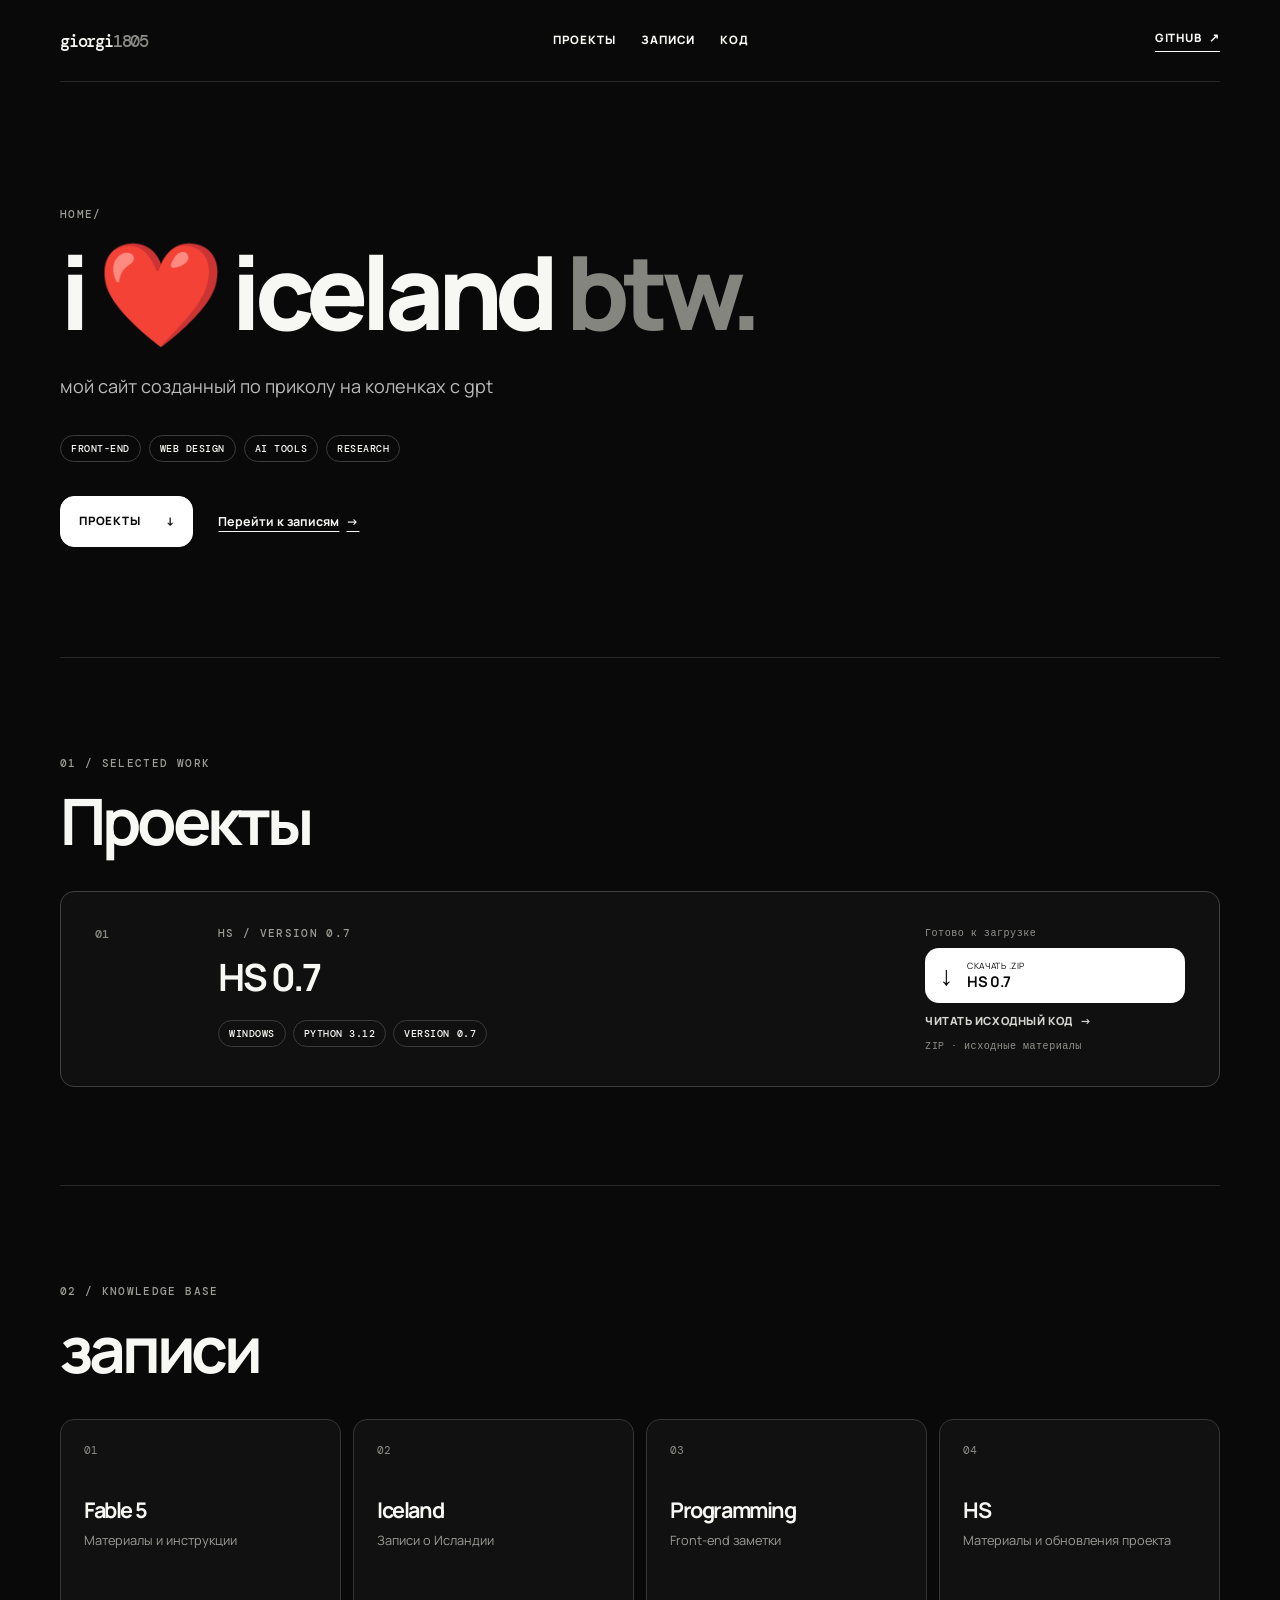
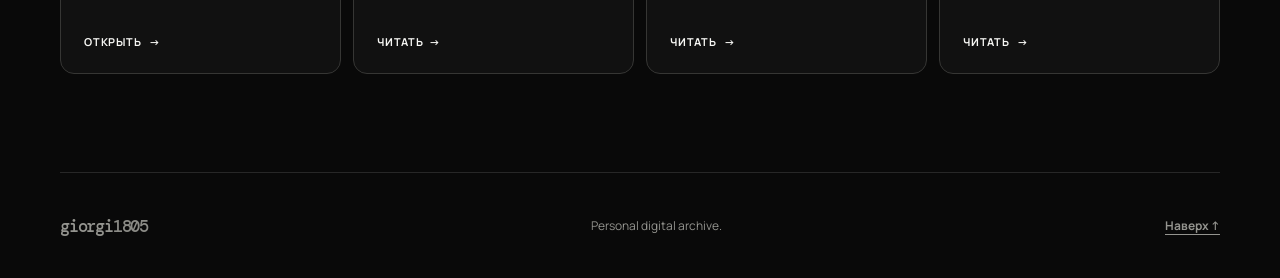
<file: index.html>
<!doctype html>
<html lang="ru">
<head>
  <meta charset="utf-8">
  <meta name="viewport" content="width=device-width, initial-scale=1">
  <meta name="description" content="giorgi1805 — проекты, заметки и эксперименты.">
  <title>giorgi1805 — portfolio</title>
  <link rel="stylesheet" href="assets/style.css">
</head>
<body>
  <header class="nav wrap">
    <a class="brand" href="#top">giorgi<span>1805</span></a>
    <nav aria-label="Навигация">
      <a href="#projects">Проекты</a>
      <a href="#notes">Записи</a><a href="source.html">Код</a>
    </nav>
    <a class="github" href="https://github.com/giorgi1805" target="_blank" rel="noreferrer">GitHub <span>↗</span></a>
  </header>

  <main id="top">
    <section class="hero wrap">
      <p class="kicker">HOME/</p>
      <h1>i ❤️ iceland <em>btw.</em></h1>
      <p class="lead">мой сайт созданный по приколу на коленках с gpt</p>
      <ul class="skills" aria-label="Навыки">
        <li>FRONT-END</li><li>WEB DESIGN</li><li>AI TOOLS</li><li>RESEARCH</li>
      </ul>
      <div class="hero-actions">
        <a class="button button--dark" href="#projects">проекты<span>↓</span></a>
        <a class="text-link" href="#notes">Перейти к записям<span>→</span></a>
      </div>
    </section>

    <section class="section wrap" id="projects">
      <div class="section-head"><div><p class="kicker">01 / SELECTED WORK</p><h2>Проекты</h2></div></div>
      <article class="feature-card">
        <div class="project-index">01</div>
        <div class="feature-content"><p class="kicker">HS / VERSION 0.7</p><h3>HS 0.7</h3><div class="chips"><span>WINDOWS</span><span>PYTHON 3.12</span><span>VERSION 0.7</span></div></div>
        <div class="download-area"><span class="download-label">Готово к загрузке</span><a class="download-button" href="HS07.zip" download><span class="download-icon">↓</span><span><small>СКАЧАТЬ .ZIP</small><strong>HS 0.7</strong></span></a><a class="project-source-link" href="source.html">Читать исходный код <span>→</span></a><small class="download-note">ZIP · исходные материалы</small></div>
      </article>
    </section>

    <section class="section wrap" id="notes">
      <div class="section-head"><div><p class="kicker">02 / KNOWLEDGE BASE</p><h2>записи</h2></div></div>
      <div class="notes-grid">
        <a class="note-card" href="reader.html?file=notes/fable_5/fable5instructions.txt&amp;title=Anthropic&amp;category=01+%2F+ANTHROPIC"><span>01</span><h3>Fable 5</h3><p>Материалы и инструкции</p><b>Открыть <i>→</i></b></a>
        <a class="note-card" href="reader.html?file=notes/iceland/iceland.txt&amp;title=Iceland&amp;category=02+%2F+ICELAND"><span>02</span><h3>Iceland</h3><p>Записи о Исландии</p><b>Читать<i>→</i></b></a>
        <a class="note-card" href="reader.html?file=notes/prog/front_end.md&amp;title=Programming&amp;category=03+%2F+PROGRAMMING"><span>03</span><h3>Programming</h3><p>Front-end заметки</p><b>Читать <i>→</i></b></a>
        <a class="note-card" href="reader.html?file=notes/hs/hs07.md&amp;title=HS&amp;category=04+%2F+HS"><span>04</span><h3>HS</h3><p>Материалы и обновления проекта</p><b>Читать <i>→</i></b></a>
      </div>
    </section>

  </main>
  <footer class="wrap"><a class="brand" href="#top">giorgi<span>1805</span></a><p>Personal digital archive.</p><a href="#top">Наверх ↑</a></footer>
  <script src="assets/app.js"></script>
</body>
</html>
</file>
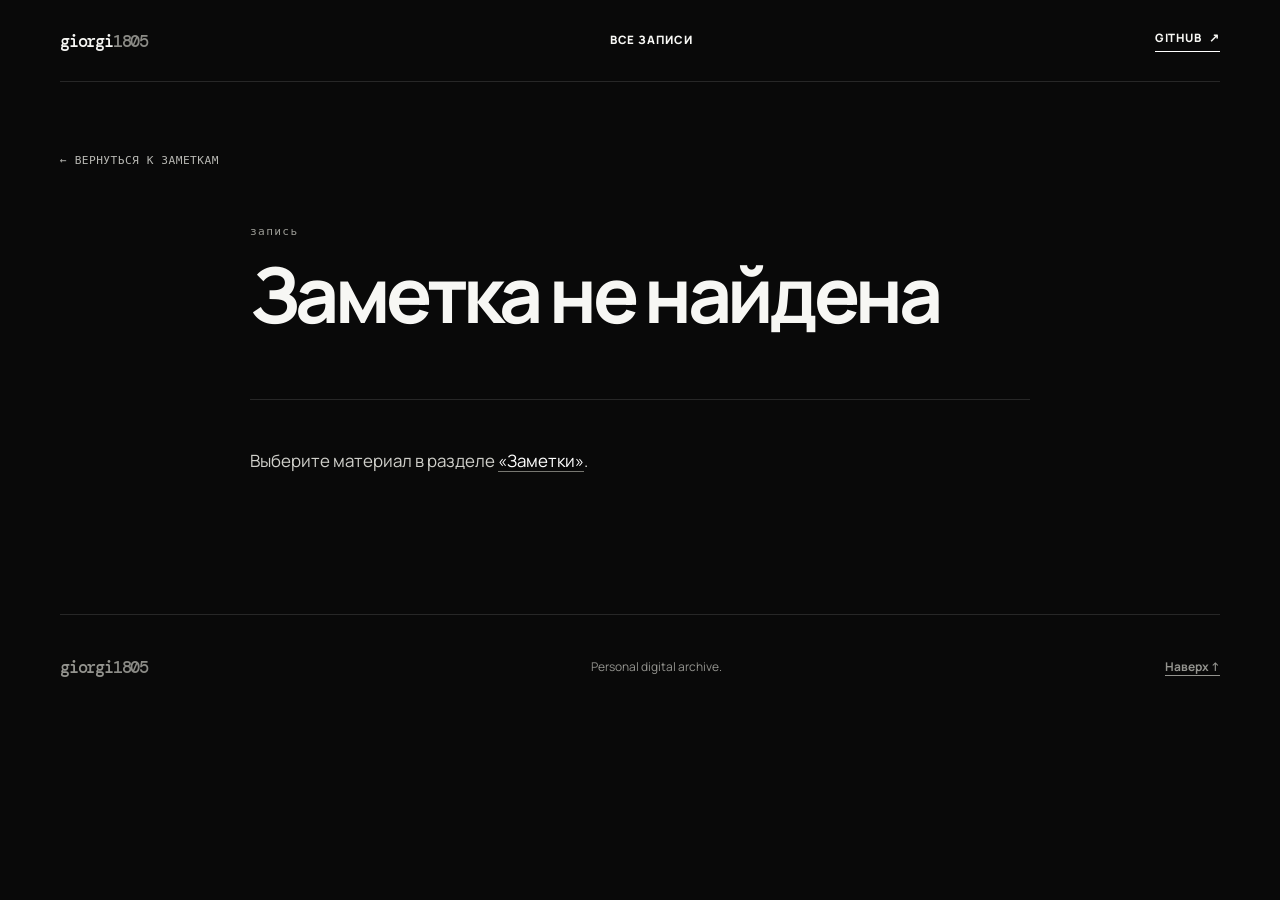
<file: reader.html>
<!doctype html>
<html lang="ru">
<head>
  <meta charset="utf-8">
  <meta name="viewport" content="width=device-width, initial-scale=1">
  <meta name="description" content="Чтение заметок giorgi1805.">
  <title>запись — giorgi1805</title>
  <link rel="stylesheet" href="assets/style.css">
</head>
<body class="reader-page">
  <header class="nav wrap">
    <a class="brand" href="index.html">giorgi<span>1805</span></a>
    <nav aria-label="Навигация">
      <a href="index.html#notes">Все записи</a>
    </nav>
    <a class="github" href="https://github.com/giorgi1805" target="_blank" rel="noreferrer">GitHub <span>↗</span></a>
  </header>

  <main class="reader wrap">
    <a class="reader-back" href="index.html#notes">← Вернуться к заметкам</a>
    <article class="reading-article">
      <header class="reading-header">
        <p class="kicker" id="reading-category">запись</p>
        <h1 id="reading-title">Загрузка…</h1>
        <p class="reading-meta" id="reading-meta"></p>
      </header>
      <div class="reading-content" id="reading-content" aria-live="polite">
        <p>Загрузка текста…</p>
      </div>
    </article>
  </main>

  <footer class="wrap"><a class="brand" href="index.html">giorgi<span>1805</span></a><p>Personal digital archive.</p><a href="#top">Наверх ↑</a></footer>
  <script src="assets/reader.js"></script>
</body>
</html>
</file>
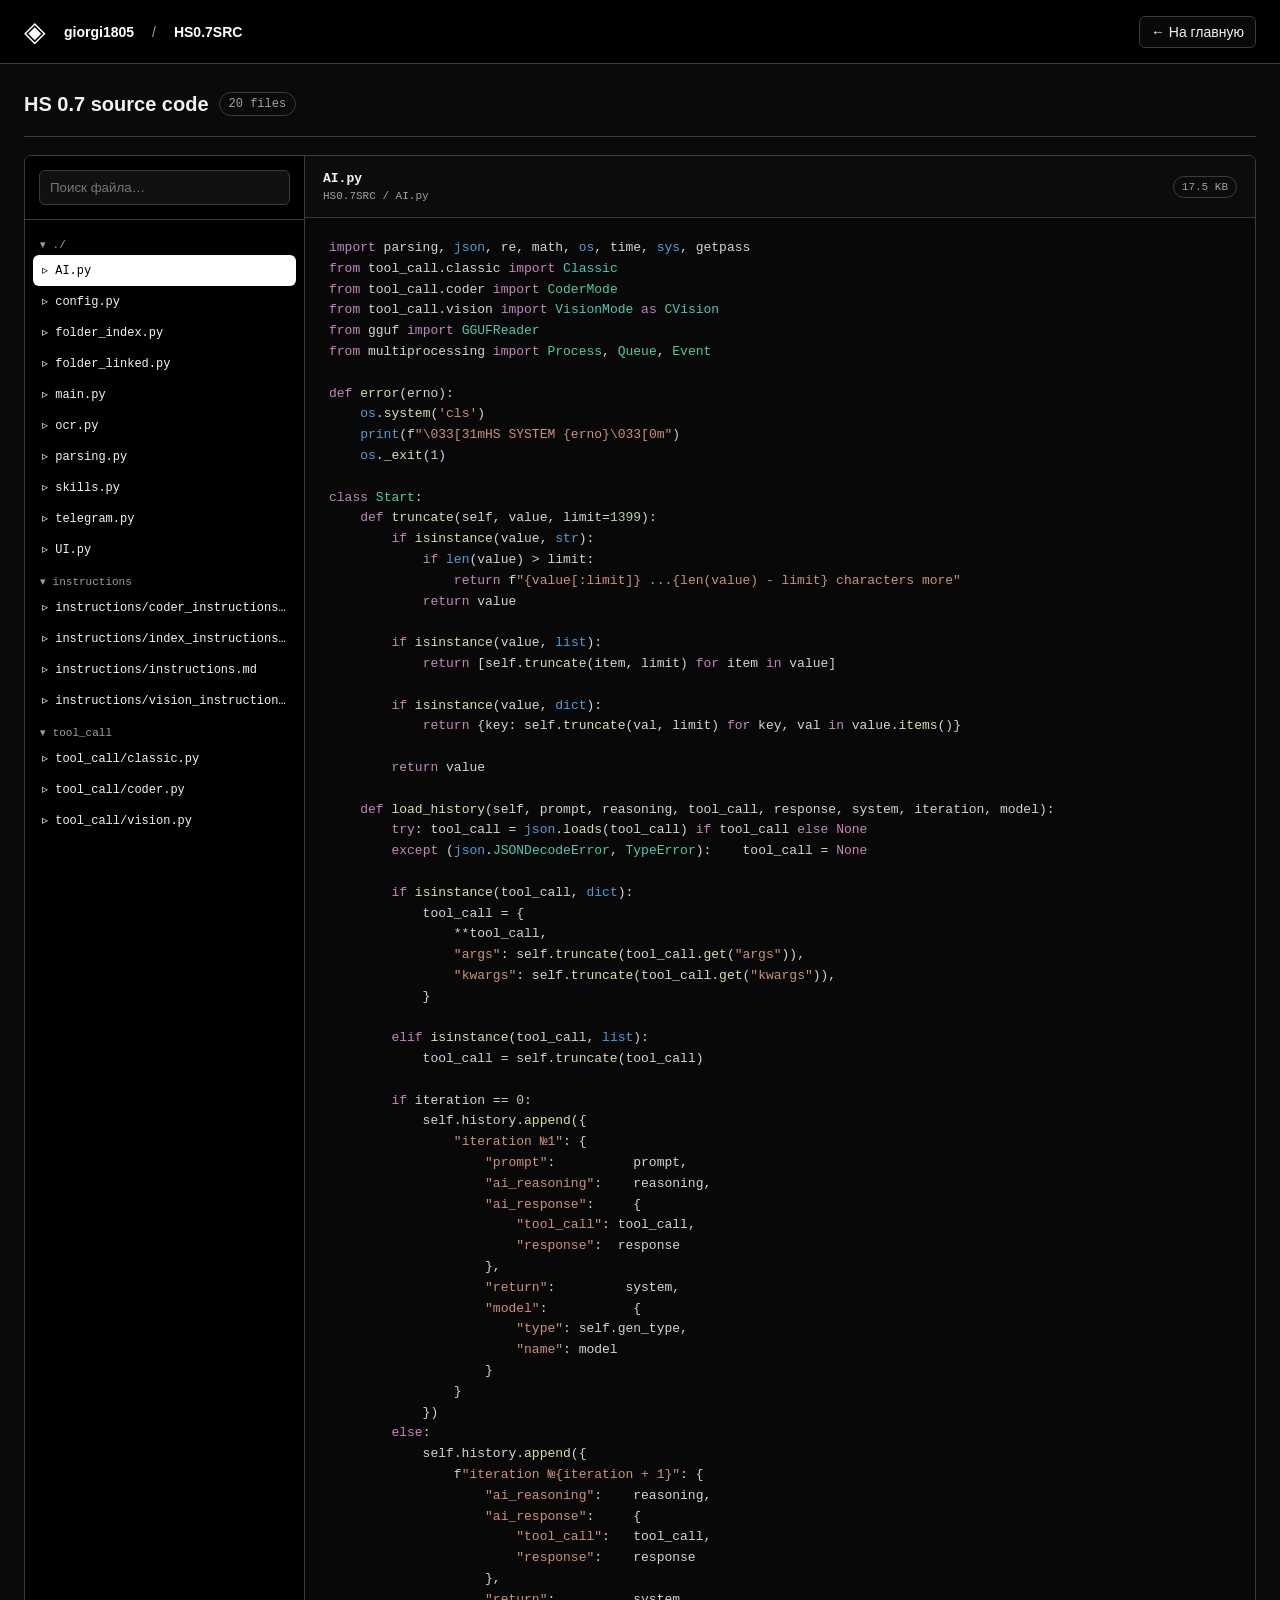
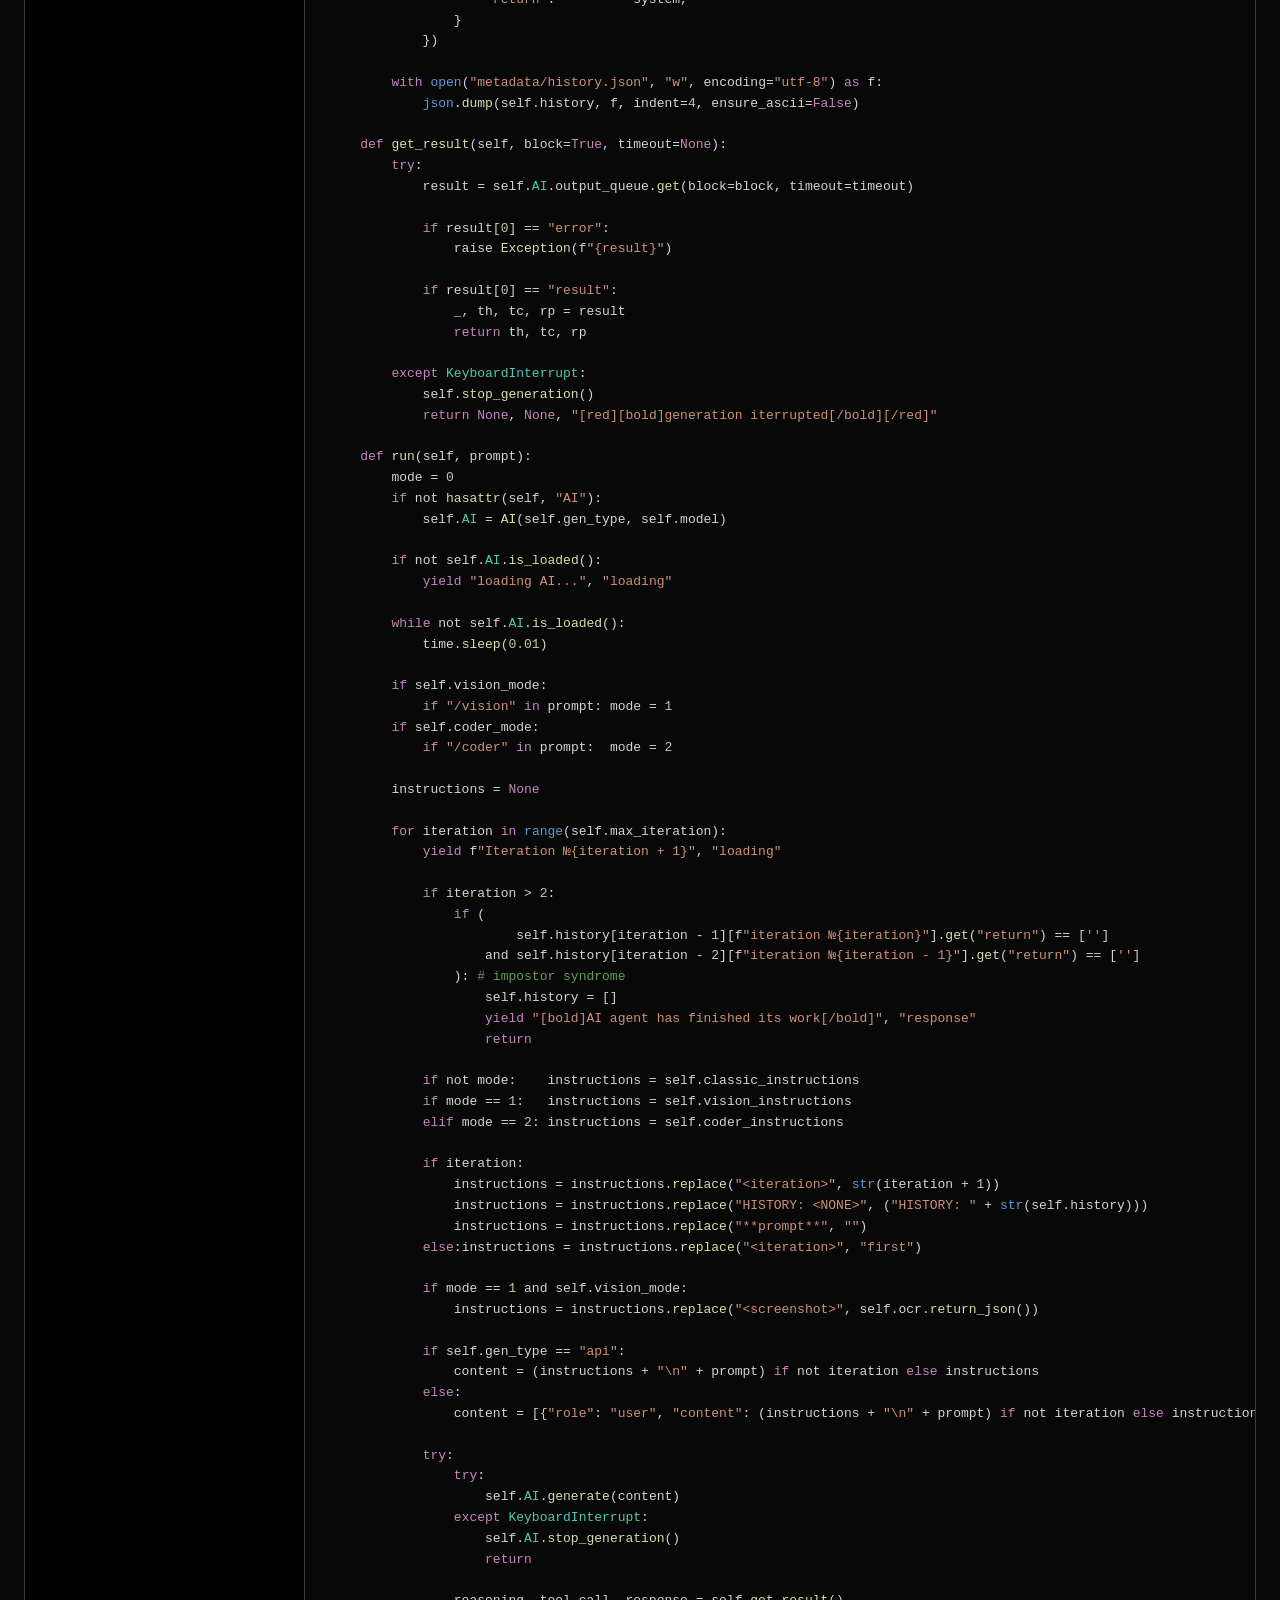
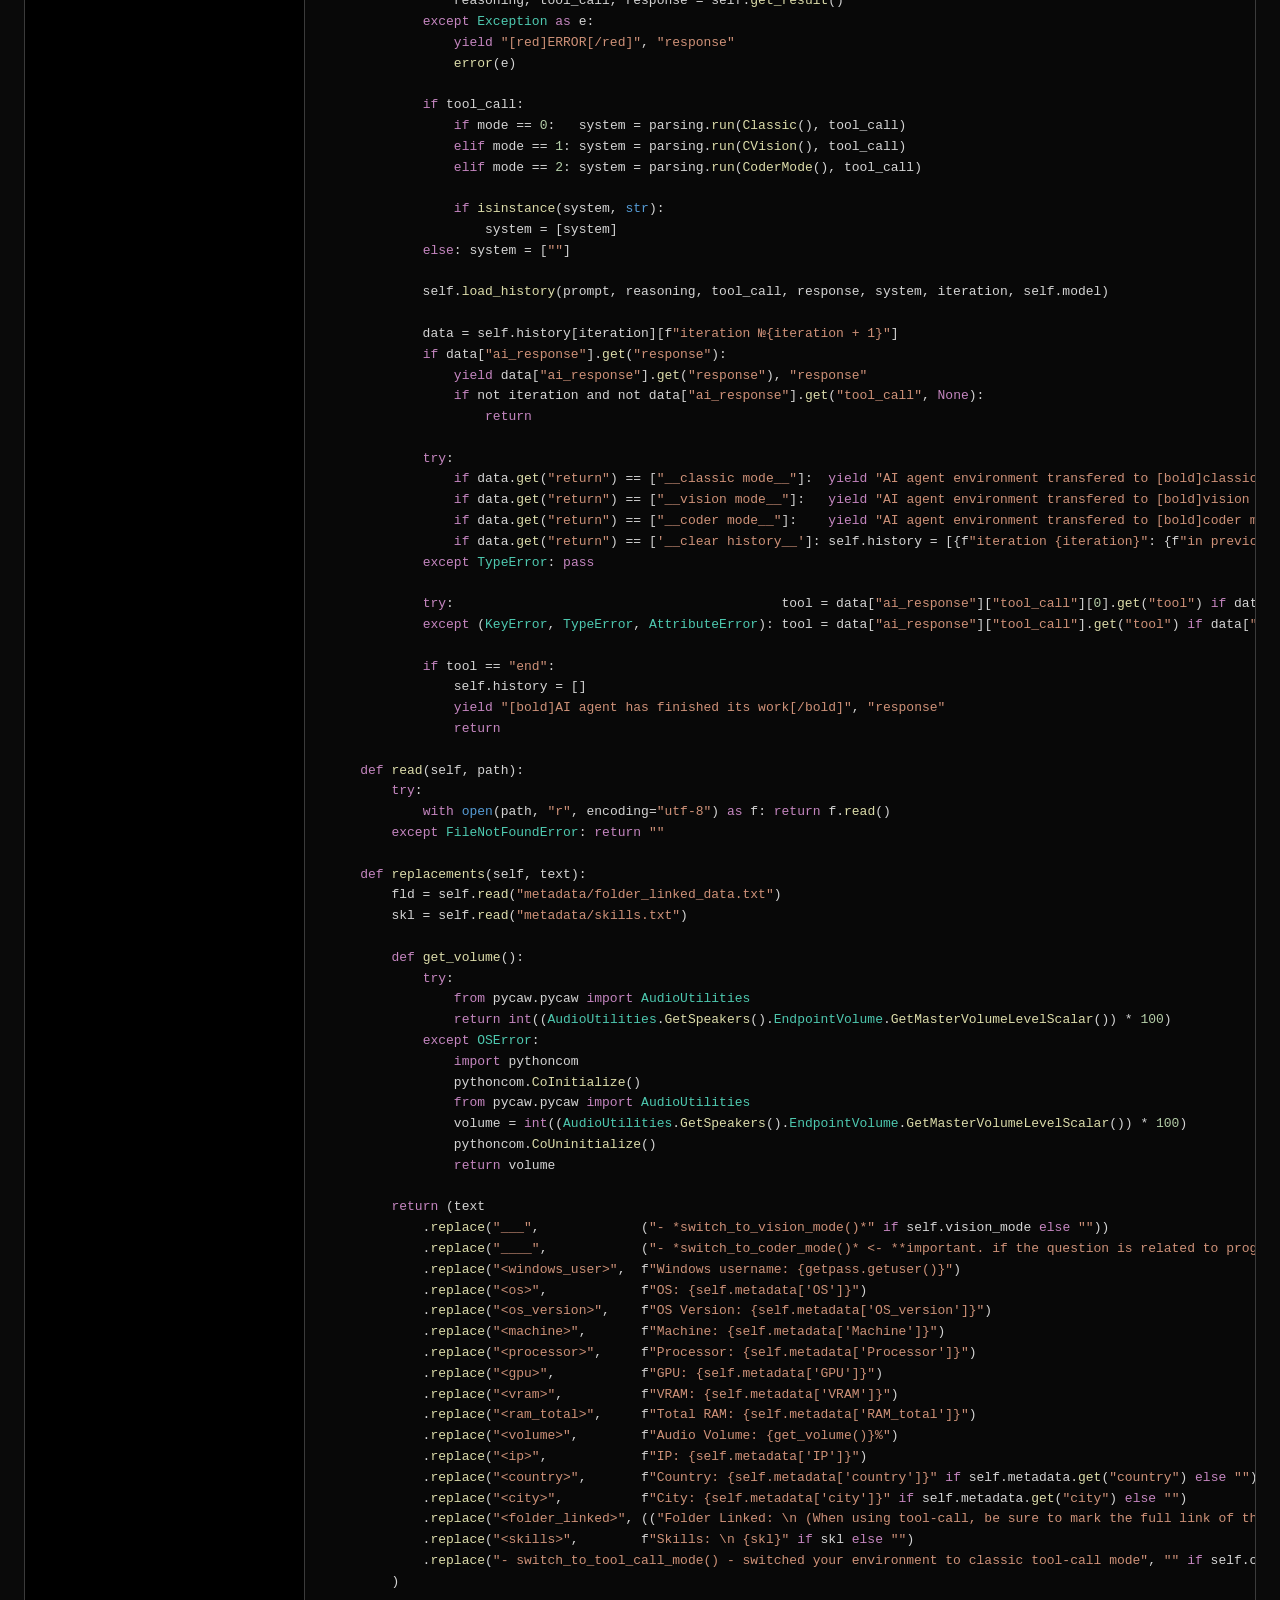
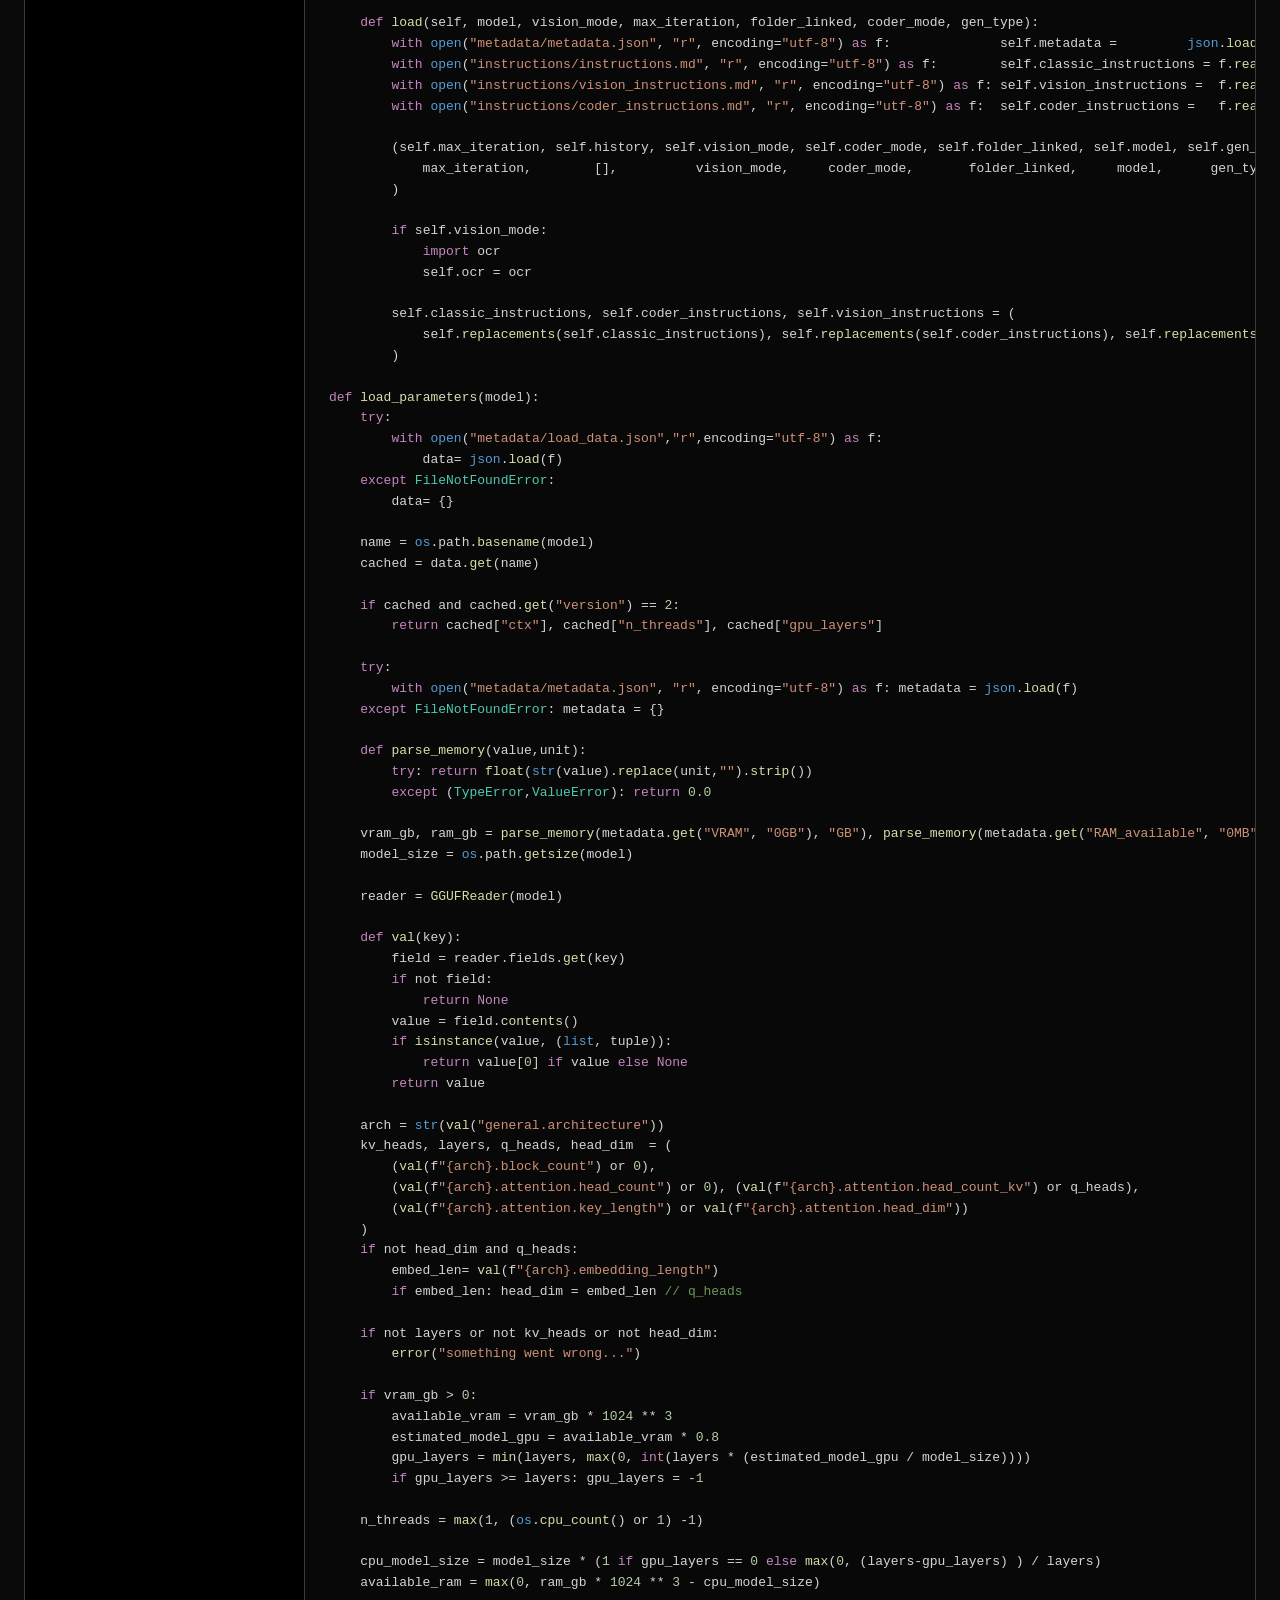
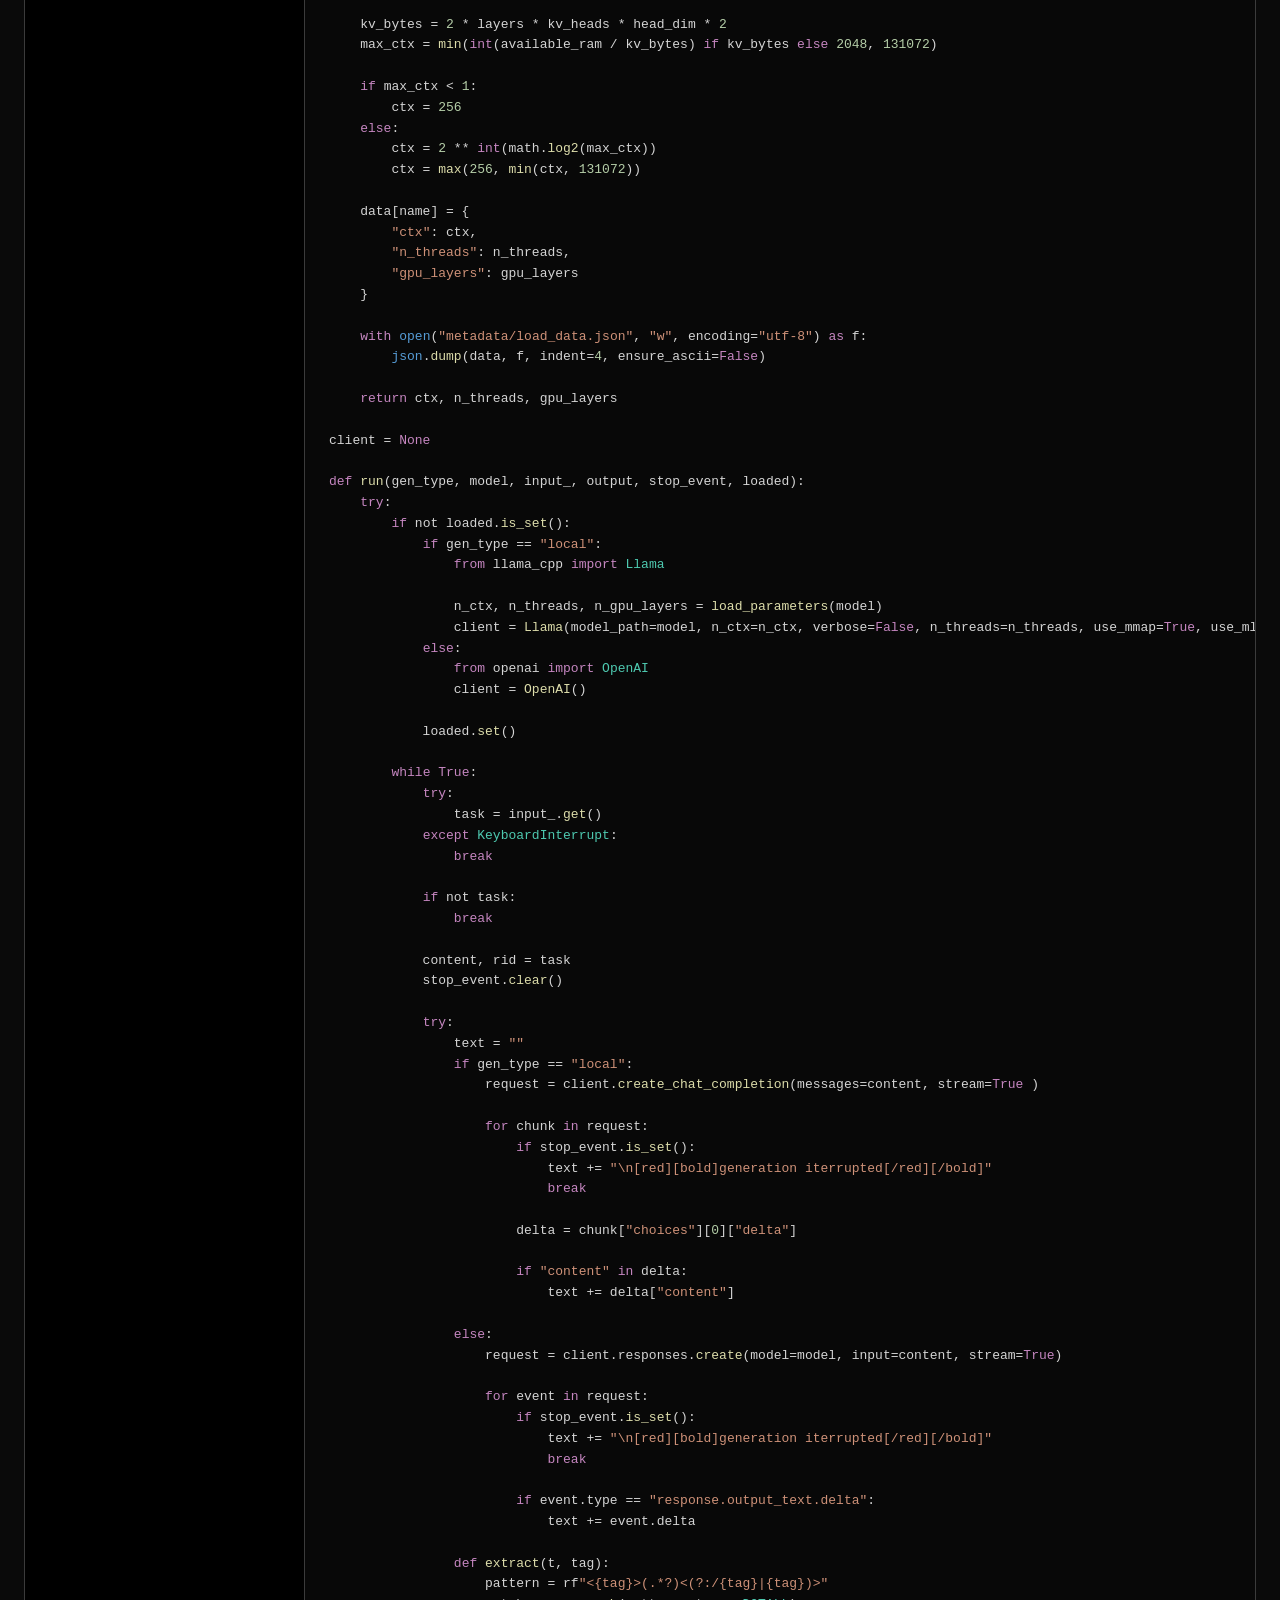
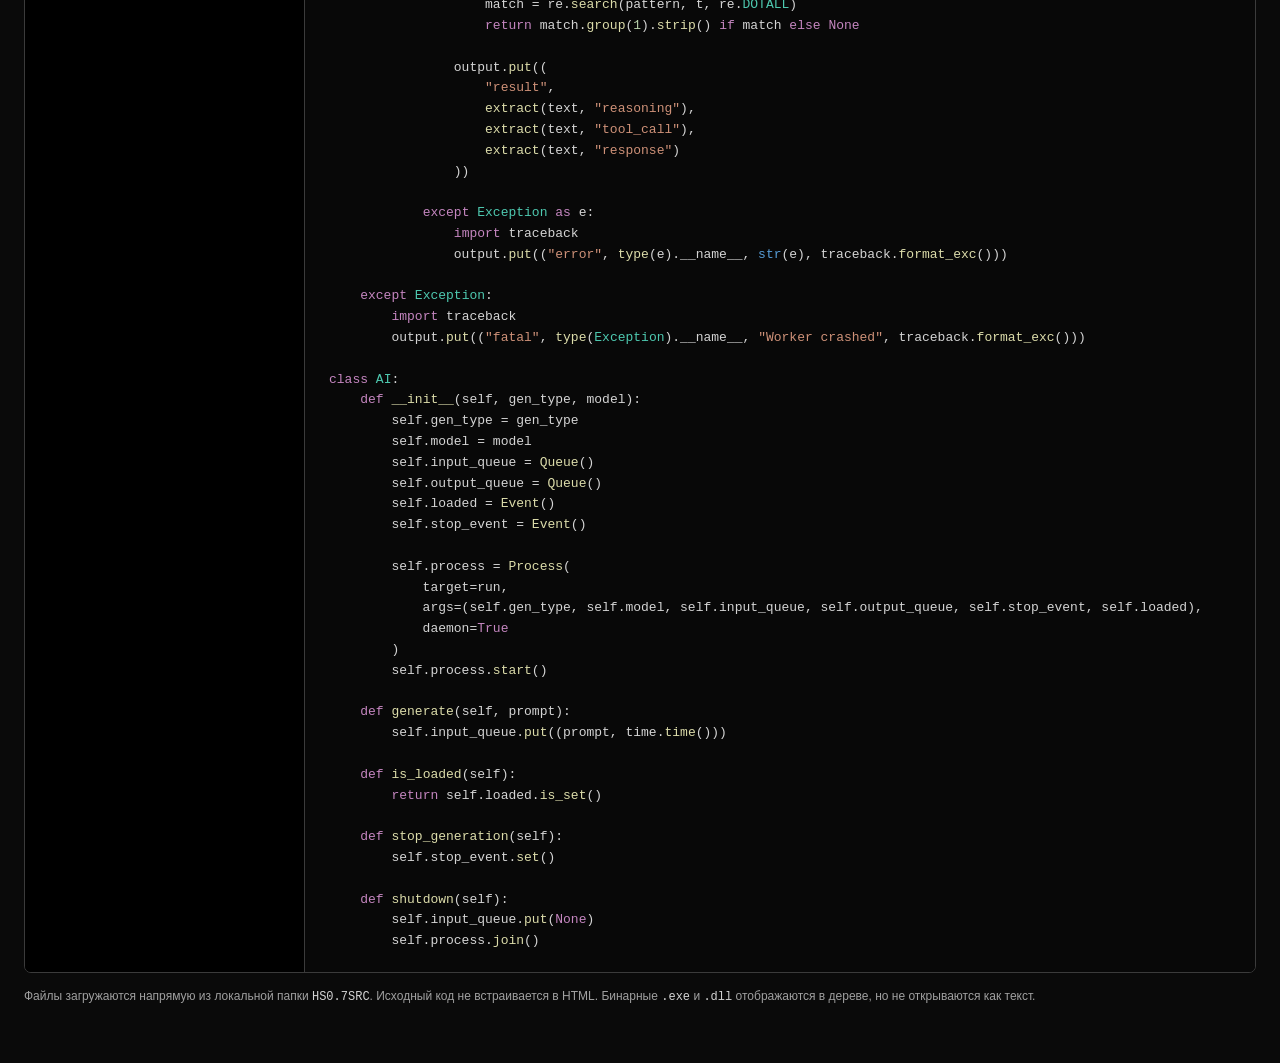
<file: source.html>
<!doctype html>
<html lang="ru">
<head>
<meta charset="utf-8">
<meta name="viewport" content="width=device-width, initial-scale=1">
<meta name="description" content="Исходный код HS 0.7">
<title>HS 0.7 · Source</title>

<style>
:root{
  --bg:#0a0a0a;
  --canvas:#000;
  --panel:#121212;
  --border:#3b3b3b;
  --text:#f2f2f2;
  --muted:#a0a0a0;
  --link:#fff;
  --hover:#f2f2f2;
  --mono:ui-monospace,SFMono-Regular,Consolas,"Liberation Mono",monospace
}

*{
  box-sizing:border-box
}

body{
  margin:0;
  background:var(--bg);
  color:var(--text);
  font:14px -apple-system,BlinkMacSystemFont,"Segoe UI",sans-serif
}

.top{
  height:64px;
  border-bottom:1px solid var(--border);
  display:flex;
  align-items:center;
  padding:0 max(24px,calc((100vw - 1280px)/2));
  gap:18px;
  background:var(--canvas)
}

.mark{
  font:28px var(--mono);
  color:#fff;
  text-decoration:none
}

.repo{
  font-weight:600;
  color:#fff;
  text-decoration:none
}

.slash{
  color:var(--muted)
}

.repo b{
  color:#fff
}

.back{
  margin-left:auto;
  color:var(--text);
  text-decoration:none;
  border:1px solid var(--border);
  border-radius:6px;
  padding:7px 11px;
  background:#090909
}

.back:hover{
  background:#fff;
  color:#000;
  border-color:#fff
}

main{
  max-width:1280px;
  margin:auto;
  padding:28px 24px 48px
}

.crumb{
  display:flex;
  align-items:center;
  gap:10px;
  padding-bottom:20px;
  border-bottom:1px solid var(--border)
}

.crumb strong{
  font-size:20px
}

.tag{
  color:var(--muted);
  font:12px var(--mono);
  border:1px solid var(--border);
  border-radius:20px;
  padding:4px 9px
}

.layout{
  display:grid;
  grid-template-columns:280px minmax(0,1fr);
  border:1px solid var(--border);
  border-radius:7px;
  overflow:hidden;
  margin-top:18px;
  min-height:680px;
  background:#000
}

.sidebar{
  background:var(--canvas);
  border-right:1px solid var(--border)
}

.search{
  padding:14px;
  border-bottom:1px solid var(--border)
}

input{
  width:100%;
  color:var(--text);
  background:#111;
  border:1px solid var(--border);
  border-radius:6px;
  padding:9px 10px;
  outline:0
}

input:focus{
  border-color:#fff;
  box-shadow:0 0 0 3px #ffffff26
}

.tree{
  padding:8px;
  max-height:622px;
  overflow:auto
}

.folder{
  margin:10px 7px 4px;
  color:var(--muted);
  font:11px var(--mono)
}

button.file{
  display:block;
  width:100%;
  padding:8px 9px;
  border:0;
  border-radius:6px;
  background:none;
  color:var(--text);
  text-align:left;
  cursor:pointer;
  font:12px var(--mono);
  overflow:hidden;
  text-overflow:ellipsis;
  white-space:nowrap
}

button.file:hover{
  background:#242424;
  color:#fff
}

button.file.active{
  background:#fff;
  color:#000
}

.viewer{
  min-width:0;
  background:var(--bg);
  display:flex;
  flex-direction:column
}

.bar{
  min-height:62px;
  padding:12px 18px;
  border-bottom:1px solid var(--border);
  display:flex;
  align-items:center;
  justify-content:space-between;
  gap:16px;
  background:#0c0c0c
}

.bar strong{
  display:block;
  font:600 13px var(--mono)
}

.bar small{
  display:block;
  color:var(--muted);
  margin-top:4px;
  font:11px var(--mono)
}

.badge{
  color:var(--muted);
  border:1px solid var(--border);
  border-radius:20px;
  padding:4px 8px;
  font:11px var(--mono);
  white-space:nowrap
}

pre{
  margin:0;
  flex:1;
  overflow:auto;
  padding:20px 24px;
  color:#d4d4d4;
  background:#080808;
  font:13px/1.6 var(--mono);
  tab-size:2;
  white-space:pre;
  min-height:0
}

.empty{
  padding:50px 25px;
  color:var(--muted);
  font:14px var(--mono)
}

.notice{
  margin-top:16px;
  color:var(--muted);
  font-size:12px
}

code{
  color:#d4d4d4
}

.tok-comment{
  color:#6a9955
}

.tok-string{
  color:#ce9178
}

.tok-keyword{
  color:#c586c0
}

.tok-number{
  color:#b5cea8
}

.tok-function{
  color:#dcdcaa
}

.tok-class{
  color:#4ec9b0
}

.tok-builtin{
  color:#569cd6
}

.tok-decorator{
  color:#d7ba7d
}

.tok-operator{
  color:#d4d4d4
}

.status-error{
  color:#f48771
}

.status-loading{
  color:#dcdcaa
}

@media(max-width:760px){
  .top{
    padding:0 16px
  }

  .layout{
    grid-template-columns:1fr
  }

  .sidebar{
    border-right:0;
    border-bottom:1px solid var(--border)
  }

  .tree{
    max-height:230px
  }

  .back{
    font-size:12px
  }

  main{
    padding:18px 16px
  }

  .crumb strong{
    font-size:17px
  }

  pre{
    padding:16px;
    font-size:11px
  }
}
</style>
</head>

<body>

<header class="top">
  <a class="mark" href="index.html">◈</a>

  <a class="repo" href="index.html">
    giorgi1805
  </a>

  <span class="slash">/</span>

  <a class="repo" href="source.html">
    <b>HS0.7SRC</b>
  </a>

  <a class="back" href="index.html">
    ← На главную
  </a>
</header>


<main>

  <div class="crumb">
    <strong>HS 0.7 source code</strong>
    <span class="tag" id="count">loading...</span>
  </div>


  <section class="layout">

    <aside class="sidebar">

      <div class="search">
        <input
          id="search"
          type="search"
          placeholder="Поиск файла…"
          autocomplete="off"
        >
      </div>

      <div class="tree" id="tree">
        <div class="empty">
          Загрузка списка файлов...
        </div>
      </div>

    </aside>


    <section class="viewer">

      <div class="bar">

        <div>
          <strong id="filename">
            Выберите файл
          </strong>

          <small id="filepath">
            HS0.7SRC
          </small>
        </div>

        <span class="badge" id="type">
          SOURCE
        </span>

      </div>


      <pre id="code" class="empty">Выберите файл в дереве слева, чтобы открыть его содержимое.</pre>

    </section>

  </section>


  <p class="notice">
    Файлы загружаются напрямую из локальной папки
    <code>HS0.7SRC</code>.
    Исходный код не встраивается в HTML.
    Бинарные <code>.exe</code> и <code>.dll</code>
    отображаются в дереве, но не открываются как текст.
  </p>

</main>


<script>
'use strict';
const files = [

  {
    path: 'AI.py',
    name: 'AI.py',
    text: true
  },

  {
    path: 'parsing.py',
    name: 'parsing.py',
    text: true
  },

  {
    path: 'main.py',
    name: 'main.py',
    text: true
  },

  {
    path: 'config.py',
    name: 'config.py',
    text: true
  },
  {
    path: 'UI.py',
    name: 'UI.py',
    text: true
  }, 
  {
    path: 'folder_linked.py',
    name: 'folder_linked.py',
    text: true
  }, 
  {
    path: 'folder_index.py',
    name: 'folder_index.py',
    text: true
  },
  {
    path: 'ocr.py',
    name: 'ocr.py',
    text: true
  },
  {
    path: 'skills.py',
    name: 'skills.py',
    text: true
  },
  {
    path: 'telegram.py',
    name: 'telegram.py',
    text: true
  },
  {
    path: 'tool_call/classic.py',
    name: 'tool_call/classic.py',
    text: true
  },
  {
    path: 'tool_call/coder.py',
    name: 'tool_call/coder.py',
    text: true
  },
  {
    path: 'tool_call/vision.py',
    name: 'tool_call/vision.py',
    text: true
  },
  {
    path: 'tool_call/tools/read_file.py',
    name: 'tool_call/tools/read_file.py',
    text: true
  },
  {
    path: 'tool_call/tools/link_requests.py',
    name: 'tool_call/tools/link_requests.py',
    text: true
  },
  {
    path: 'tool_call/tools/file_search.py',
    name: 'tool_call/tools/file_search.py',
    text: true
  },
  {
    path: 'instructions/coder_instructions.md',
    name: 'instructions/coder_instructions.md',
    text: true
  },
  {
    path: 'instructions/index_instructions.md',
    name: 'instructions/index_instructions.md',
    text: true
  },
  {
    path: 'instructions/instructions.md',
    name: 'instructions/instructions.md',
    text: true
  },
  {
    path: 'instructions/vision_instructions.md',
    name: 'instructions/vision_instructions.md',
    text: true
  },
];

const tree = document.getElementById('tree');
const search = document.getElementById('search');

const count = document.getElementById('count');

const filename = document.getElementById('filename');
const filepath = document.getElementById('filepath');
const type = document.getElementById('type');

const code = document.getElementById('code');

function size(bytes) {

  if (bytes < 1024) {
    return bytes + ' B';
  }

  if (bytes < 1024 * 1024) {
    return (bytes / 1024).toFixed(1) + ' KB';
  }

  return (bytes / 1024 / 1024).toFixed(1) + ' MB';
}

function escapeHtml(value) {

  return value
    .replace(/&/g, '&amp;')
    .replace(/</g, '&lt;')
    .replace(/>/g, '&gt;');

}

function highlight(source, path) {

  const rx =
    /((?:#[^\r\n]*|\/\/[^\r\n]*|\/\*[\s\S]*?\*\/))|("(?:\\[\s\S]|[^"\\\r\n])*"|'(?:\\[\s\S]|[^'\\\r\n])*'|`(?:\\[\s\S]|[^`\\\r\n])*`)|\b(\d+(?:\.\d+)?)\b|\b(import|from|def|class|return|if|else|elif|for|while|in|try|except|finally|with|as|lambda|yield|async|await|pass|break|continue|True|False|None|function|const|let|var|new|this|export|default|extends|public|private|static|void|int|bool|string|struct|enum|using|namespace|include|switch|case|throw|throws|new)\b|\b(print|len|range|str|int|list|dict|json|os|sys|document|window|console|fetch|Array|Object|String|Number|Math|Promise|require|open|super)\b|\b([A-Za-z_]\w*)(?=\s*\()|\b([A-Z][A-Za-z0-9_]*)\b/g;


  let result = '';
  let last = 0;


  source.replace(
    rx,
    (
      match,
      comment,
      string,
      number,
      keyword,
      builtin,
      fn,
      klass,
      offset
    ) => {

      result += escapeHtml(
        source.slice(last, offset)
      );


      let tokenType;


      if (comment) {
        tokenType = 'comment';

      } else if (string) {
        tokenType = 'string';

      } else if (number) {
        tokenType = 'number';

      } else if (keyword) {
        tokenType = 'keyword';

      } else if (builtin) {
        tokenType = 'builtin';

      } else if (fn) {
        tokenType = 'function';

      } else {
        tokenType = 'class';
      }


      result +=
        '<span class="tok-' +
        tokenType +
        '">' +
        escapeHtml(match) +
        '</span>';


      last = offset + match.length;

      return match;
    }
  );


  result += escapeHtml(
    source.slice(last)
  );


  return result;
}

function render(query = '') {

  tree.replaceChildren();


  const normalizedQuery =
    query.toLowerCase().trim();


  const shown = files.filter(file =>
    file.path
      .toLowerCase()
      .includes(normalizedQuery)
  );


  const groups = {};


  shown.forEach(file => {

    const directory =
      file.path.includes('/')
        ? file.path.slice(
            0,
            file.path.lastIndexOf('/')
          )
        : './';


    if (!groups[directory]) {
      groups[directory] = [];
    }


    groups[directory].push(file);

  });


  Object.keys(groups)
    .sort()
    .forEach(directory => {

      const label =
        document.createElement('div');


      label.className = 'folder';

      label.textContent =
        '▾ ' + directory;


      tree.append(label);


      groups[directory]
        .sort((a, b) =>
          a.name.localeCompare(
            b.name,
            'ru',
            { sensitivity: 'base' }
          )
        )
        .forEach(file => {

          const button =
            document.createElement('button');


          button.type = 'button';

          button.className = 'file';

          button.textContent =
            (file.text ? '▹ ' : '⊘ ') +
            file.name;

          button.title = file.path;


          button.addEventListener(
            'click',
            () => openFile(file, button)
          );


          tree.append(button);

        });

    });


  if (!shown.length) {

    tree.innerHTML =
      '<div class="empty">' +
      'Файлы не найдены.' +
      '</div>';

  }

}

async function openFile(file, button) {

  document
    .querySelectorAll('.file.active')
    .forEach(element =>
      element.classList.remove('active')
    );


  button.classList.add('active');


  filename.textContent =
    file.name;


  filepath.textContent =
    'HS0.7SRC / ' + file.path;


  /*
   * Бинарные файлы
   */

  if (!file.text) {

    type.textContent = 'BINARY';

    code.className = 'empty';

    code.textContent =
      'Этот бинарный файл нельзя показать в браузере.';

    return;
  }


  /*
   * Состояние загрузки
   */

  type.textContent = 'LOADING...';

  type.classList.add('status-loading');

  code.className = 'empty';

  code.textContent =
    'Загрузка исходника...';


  try {

    const response =
      await fetch(
        'HS0.7SRC/' + file.path,
        {
          cache: 'no-cache'
        }
      );


    if (!response.ok) {

      throw new Error(
        'HTTP ' + response.status
      );

    }


    const source =
      await response.text();


    /*
     * Размер реального файла.
     *
     * Здесь используется количество символов,
     * поэтому для большинства исходников этого
     * достаточно для отображения.
     */

    type.textContent =
      size(
        new TextEncoder().encode(source).length
      );


    type.classList.remove(
      'status-loading',
      'status-error'
    );


    code.className = '';

    code.innerHTML =
      highlight(
        source,
        file.path
      );


  } catch (error) {

    console.error(
      'Не удалось загрузить файл:',
      error
    );


    type.textContent = 'ERROR';

    type.classList.remove(
      'status-loading'
    );

    type.classList.add(
      'status-error'
    );


    code.className = 'empty';


    code.textContent =
      'Не удалось загрузить файл.\n\n' +
      error.message +
      '\n\n' +
      'Убедитесь, что сайт запущен через HTTP-сервер, ' +
      'а файл существует в папке HS0.7SRC.';

  }

}
search.addEventListener(
  'input',
  event => render(event.target.value)
);


count.textContent =
  files.length + ' files';


render()

const first =
  files.find(file => file.text);


if (first) {

  const button =
    [...document.querySelectorAll('.file')]
      .find(element =>
        element.title === first.path
      );


  if (button) {
    openFile(first, button);
  }

}
</script>

</body>
</html>
</file>
<file: assets/style.css>
@import url('https://fonts.googleapis.com/css2?family=DM+Mono:wght@400;500&family=Manrope:wght@400;500;600;700;800&display=swap');
:root{--black:#090909;--ink:#111;--white:#f7f7f4;--gray:#a8a8a3;--line:#272727;--soft:#181818;--max:1160px}*{box-sizing:border-box}html{scroll-behavior:smooth}body{margin:0;min-width:320px;background:var(--black);color:var(--white);font-family:Manrope,Arial,sans-serif;line-height:1.6}a{color:inherit}::selection{background:#fff;color:#000}.wrap{width:min(calc(100% - 48px),var(--max));margin:auto}.nav{height:82px;border-bottom:1px solid var(--line);display:flex;align-items:center;justify-content:space-between;gap:24px}.brand{font:500 1.08rem 'DM Mono',monospace;text-decoration:none;letter-spacing:-.07em}.brand span{color:#8b8b86}nav{display:flex;gap:25px}nav a,.github{font-size:.72rem;font-weight:800;letter-spacing:.08em;text-transform:uppercase;text-decoration:none}.github{border-bottom:1px solid #fff;padding-bottom:3px}.github span{margin-left:4px}.hero{padding:125px 0 110px;border-bottom:1px solid var(--line)}.kicker{margin:0 0 18px;color:#9c9c96;font:500 .7rem 'DM Mono',monospace;letter-spacing:.12em}.hero h1,h2,h3{letter-spacing:-.065em;line-height:1.02}.hero h1{max-width:960px;margin:0;font-size:clamp(3.3rem,8vw,7.1rem);font-weight:800}.hero h1 em{font-style:normal;color:#858580}.lead{max-width:630px;margin:29px 0;color:#bababa;font-size:1.13rem}.skills{display:flex;flex-wrap:wrap;gap:8px;padding:0;margin:34px 0;list-style:none}.skills li,.chips span{border:1px solid #3c3c3a;border-radius:100px;padding:6px 10px;font:500 .65rem 'DM Mono',monospace;letter-spacing:.05em}.hero-actions{display:flex;align-items:center;flex-wrap:wrap;gap:25px}.button{border-radius:14px;display:inline-flex;align-items:center;gap:25px;padding:15px 18px;font-size:.72rem;font-weight:800;letter-spacing:.07em;text-decoration:none;text-transform:uppercase;transition:.2s}.button--dark{background:#fff;color:#090909;border:1px solid #fff}.button--dark:hover{transform:translateY(-3px);background:#dcdcd8}.text-link{font-size:.78rem;font-weight:700;text-underline-offset:5px}.text-link span{margin-left:7px}.section{padding:98px 0;border-bottom:1px solid var(--line)}.section-head{display:flex;justify-content:space-between;align-items:end;gap:40px;margin-bottom:38px}.section-head h2{font-size:clamp(2.5rem,5vw,4rem);margin:0}.section-head>p{max-width:330px;margin:0;color:#9e9e99;font-size:.92rem}.feature-card{border-radius:8px;display:grid;grid-template-columns:88px 1fr 260px;gap:35px;padding:34px;border:1px solid #40403d;background:#101010}.project-index{font:500 .75rem 'DM Mono',monospace;color:#898983}.feature-content h3{margin:0 0 15px;font-size:2.35rem}.feature-content>p:not(.kicker){max-width:545px;margin:0;color:#aaa;font-size:.93rem}.chips{display:flex;flex-wrap:wrap;gap:7px;margin-top:24px}.download-area{align-self:center;display:flex;flex-direction:column;gap:9px}.download-label,.download-note{color:#92928d;font:400 .63rem 'DM Mono',monospace;letter-spacing:.05em}.download-button{border-radius:6px;display:flex;gap:13px;align-items:center;padding:13px;background:#fff;color:#080808;text-decoration:none;transition:transform .2s,background .2s}.download-button:hover{background:#ddd;transform:translateY(-3px)}.download-icon{font:400 1.7rem/1 'DM Mono',monospace}.download-button small,.download-button strong{display:block;line-height:1.25}.download-button small{font-size:.54rem;letter-spacing:.05em}.download-button strong{font-size:.92rem;letter-spacing:-.03em}.notes-grid{display:grid;grid-template-columns:repeat(4,1fr);gap:12px}.note-card{border-radius:8px;min-height:255px;padding:23px;display:flex;flex-direction:column;border:1px solid #363634;background:#111;text-decoration:none;transition:.2s}.note-card:hover{background:#f5f5f1;color:#0a0a0a;transform:translateY(-4px)}.note-card>span{color:#8e8e88;font:400 .68rem 'DM Mono',monospace}.note-card h3{margin:42px 0 9px;font-size:1.35rem}.note-card p{margin:0;color:#9b9b96;font-size:.8rem}.note-card:hover p{color:#595955}.note-card b{margin-top:auto;font-size:.68rem;text-transform:uppercase;letter-spacing:.07em}.note-card i{font-style:normal;margin-left:5px}.prompt-list{border-top:1px solid var(--line)}details{border-bottom:1px solid var(--line);border-radius:6px}summary{display:grid;grid-template-columns:75px 1fr auto;align-items:center;padding:23px 0;cursor:pointer;list-style:none}summary::-webkit-details-marker{display:none}summary span{color:#93938e;font:400 .68rem 'DM Mono',monospace}summary strong{font-size:1rem}summary i{font:400 1.5rem/1 'DM Mono',monospace;font-style:normal}details[open] summary i{transform:rotate(45deg)}pre{margin:0;padding:0 0 25px 75px;color:#b4b4b0;white-space:pre-wrap;font:400 .82rem/1.7 'DM Mono',monospace}footer{min-height:105px;display:flex;align-items:center;justify-content:space-between;gap:20px;color:#94948f;font-size:.75rem}footer p{margin:0}footer>a:last-child{font-weight:700;text-underline-offset:4px}@media(max-width:760px){.section-head{display:block}.section-head>p{margin-top:15px}.feature-card{grid-template-columns:50px 1fr}.download-area{grid-column:2}.notes-grid{grid-template-columns:repeat(2,1fr)}}@media(max-width:540px){.wrap{width:min(calc(100% - 32px),var(--max))}.nav{height:auto;padding:17px 0;align-items:flex-start;flex-wrap:wrap}.github{display:none}nav{gap:14px}.hero{padding:78px 0}.section{padding:68px 0}.feature-card{grid-template-columns:1fr;gap:20px;padding:22px}.download-area{grid-column:auto}.notes-grid{grid-template-columns:1fr}.note-card{min-height:200px}.note-card h3{margin-top:28px}summary{grid-template-columns:45px 1fr auto}pre{padding-left:45px;font-size:.72rem}footer{align-items:flex-start;flex-direction:column;padding:25px 0;gap:10px}}
/* Reading view */
.reader{padding:64px 0 110px}.reader-back{display:inline-flex;align-items:center;gap:8px;color:#b8b8b3;font:500 .7rem 'DM Mono',monospace;letter-spacing:.04em;text-decoration:none;text-transform:uppercase}.reader-back:hover{color:#fff}.reading-article{width:min(100%,780px);margin:52px auto 0}.reading-header{padding-bottom:42px;margin-bottom:45px;border-bottom:1px solid var(--line)}.reading-header .kicker{margin-bottom:16px}.reading-header h1{max-width:760px;margin:0;letter-spacing:-.06em;line-height:1.04;font-size:clamp(2.6rem,6vw,5.2rem)}.reading-meta{margin:24px 0 0;color:#888883;font:400 .7rem 'DM Mono',monospace;letter-spacing:.04em}.reading-content{font-size:1.06rem;line-height:1.9;color:#d0d0cb}.reading-content>*:first-child{margin-top:0}.reading-content p{margin:0 0 1.55em}.reading-content h2,.reading-content h3,.reading-content h4{margin:2.4em 0 .65em;color:#fff;letter-spacing:-.045em;line-height:1.15}.reading-content h2{font-size:1.85rem}.reading-content h3{font-size:1.4rem}.reading-content h4{font-size:1.1rem}.reading-content ul{padding-left:1.3em;margin:0 0 1.6em}.reading-content li{padding-left:.4em;margin:.5em 0}.reading-content a{color:#fff;text-decoration-color:#767670;text-underline-offset:4px}.reading-content a:hover{text-decoration-color:#fff}.reader-page footer{border-top:1px solid var(--line)}@media(max-width:540px){.reader{padding:42px 0 70px}.reading-article{margin-top:38px}.reading-header{padding-bottom:30px;margin-bottom:31px}.reading-content{font-size:1rem;line-height:1.8}.reading-content h2{font-size:1.6rem}}

/* Unified subtle widget rounding */
.button,.feature-card,.note-card,.download-button,details{border-radius:14px}
.skills li,.chips span{border-radius:14px}

/* Source browser */
.source{padding:58px 0 100px}.source-heading{display:flex;justify-content:space-between;gap:32px;align-items:end;padding:42px 0 36px}.source-heading h1{margin:0;letter-spacing:-.065em;line-height:1;font-size:clamp(2.7rem,6vw,5.2rem)}.source-heading p:not(.kicker){max-width:550px;margin:19px 0 0;color:#a6a6a1}.source-count{padding:7px 10px;border:1px solid #363634;border-radius:14px;color:#a4a49e;font:500 .65rem 'DM Mono',monospace;white-space:nowrap}.source-browser{display:grid;grid-template-columns:280px minmax(0,1fr);min-height:620px;border:1px solid #343432;border-radius:14px;overflow:hidden;background:#101010}.source-sidebar{border-right:1px solid #343432;background:#0d0d0d}.source-search{display:flex;gap:8px;align-items:center;margin:16px;border:1px solid #343432;border-radius:9px;padding:8px 10px;color:#92928d}.source-search input{width:100%;border:0;outline:0;background:transparent;color:#f7f7f4;font:400 .76rem 'DM Mono',monospace}.source-search input::placeholder{color:#777771}.source-tree{padding:0 10px 16px;max-height:550px;overflow:auto;color:#8f8f89;font:400 .74rem 'DM Mono',monospace}.tree-folder{margin:14px 0 0}.tree-folder p{margin:0 6px 5px;color:#8e8e88;font-size:.65rem;letter-spacing:.04em}.tree-file{display:block;width:100%;overflow:hidden;border:0;border-radius:6px;padding:7px 8px;background:transparent;color:#cacac5;text-align:left;text-overflow:ellipsis;white-space:nowrap;cursor:pointer;font:inherit}.tree-file:hover,.tree-file.is-active{background:#ecece8;color:#0a0a0a}.code-panel{min-width:0;display:flex;flex-direction:column}.code-toolbar{display:flex;justify-content:space-between;gap:18px;align-items:center;min-height:70px;padding:13px 20px;border-bottom:1px solid #343432}.code-toolbar strong,.code-toolbar span{display:block}.code-toolbar strong{font-size:.85rem}.code-toolbar div span{margin-top:2px;color:#85857f;font:400 .64rem 'DM Mono',monospace;overflow:hidden;text-overflow:ellipsis;white-space:nowrap;max-width:520px}.code-toolbar>span{padding:5px 8px;border:1px solid #343432;border-radius:10px;color:#a6a6a0;font:400 .62rem 'DM Mono',monospace}.code-status{padding:28px 20px;color:#999994;font:400 .78rem 'DM Mono',monospace}.code-view{flex:1;overflow:auto;margin:0;padding:20px;background:#101010;color:#d5d5d0;white-space:pre;font:400 .78rem/1.7 'DM Mono',monospace;tab-size:2}.source-note{margin:18px 0 0;color:#85857f;font-size:.75rem}@media(max-width:760px){.source-browser{grid-template-columns:1fr}.source-sidebar{border-right:0;border-bottom:1px solid #343432}.source-tree{max-height:245px}.source-heading{display:block}.source-count{display:inline-block;margin-top:20px}.code-view{min-height:390px}}@media(max-width:540px){.source{padding:40px 0 70px}.source-heading{padding:34px 0 28px}.source-browser{border-radius:10px}.code-toolbar{padding:12px}.code-toolbar div span{max-width:190px}.code-view{padding:14px;font-size:.7rem}}

.project-source-link{color:#d5d5d0;font-size:.7rem;font-weight:800;letter-spacing:.05em;text-decoration:none;text-transform:uppercase}.project-source-link:hover{text-decoration:underline;text-underline-offset:4px}.project-source-link span{margin-left:5px}
</file>
